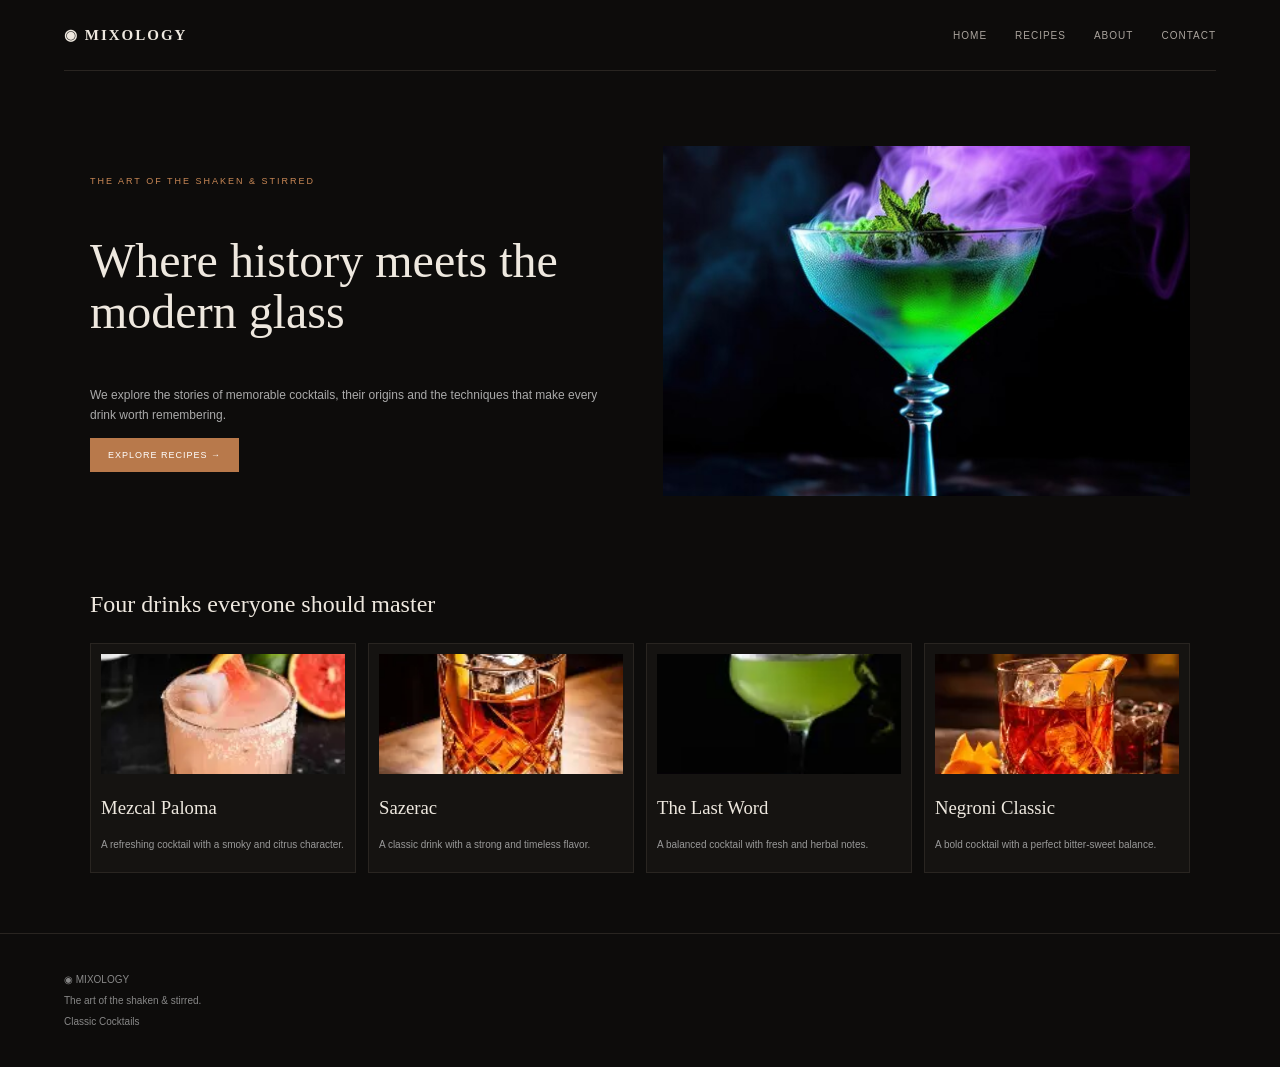
<file: index.html>
<!DOCTYPE html>
<html lang="en">

<head>
    <meta charset="UTF-8">
    <meta name="viewport" content="width=device-width, initial-scale=1.0">
    <title>Mixology</title>
    <link rel="stylesheet" href="style.css">
</head>

<body>

    <header>
        <nav>
            <h3>◉ MIXOLOGY</h3>
            <a href="menu.html">HOME</a>
            <a href="recipes.html">RECIPES</a>
            <a href="about.html">ABOUT</a>
            <a href="contact.html">CONTACT</a>
        </nav>
    </header>

    <main>
        <section class="hero">
            <article>
                <small>THE ART OF THE SHAKEN & STIRRED</small>
                <h1>Where history meets the modern glass</h1>
                <p>We explore the stories of memorable cocktails, their origins and the techniques that make every drink
                    worth remembering.</p>
                <a class="button" href="recipes.html">EXPLORE RECIPES →</a>
            </article>
            <img src="mixologyawal.jpg">
        </section>

        <section>
            <h2>Four drinks everyone should master</h2>

            <section class="cards">
                <article>
                    <img
                        src="mezcalpaloma.webp">
                    <h3>Mezcal Paloma</h3>
                    <p>A refreshing cocktail with a smoky and citrus character.</p>
                </article>

                <article>
                    <img
                        src="sazerac.webp">
                    <h3>Sazerac</h3>
                    <p>A classic drink with a strong and timeless flavor.</p>
                </article>

                <article>
                    <img
                        src="the last word.webp">
                    <h3>The Last Word</h3>
                    <p>A balanced cocktail with fresh and herbal notes.</p>
                </article>

                <article>
                    <img
                        src="Negroni Classic.webp">
                    <h3>Negroni Classic</h3>
                    <p>A bold cocktail with a perfect bitter-sweet balance.</p>
                </article>
            </section>
        </section>
    </main>

    <footer>
        <p>◉ MIXOLOGY</p>
        <p>The art of the shaken & stirred.</p>
        <p>Classic Cocktails</p>
    </footer>

</body>

</html>
</file>
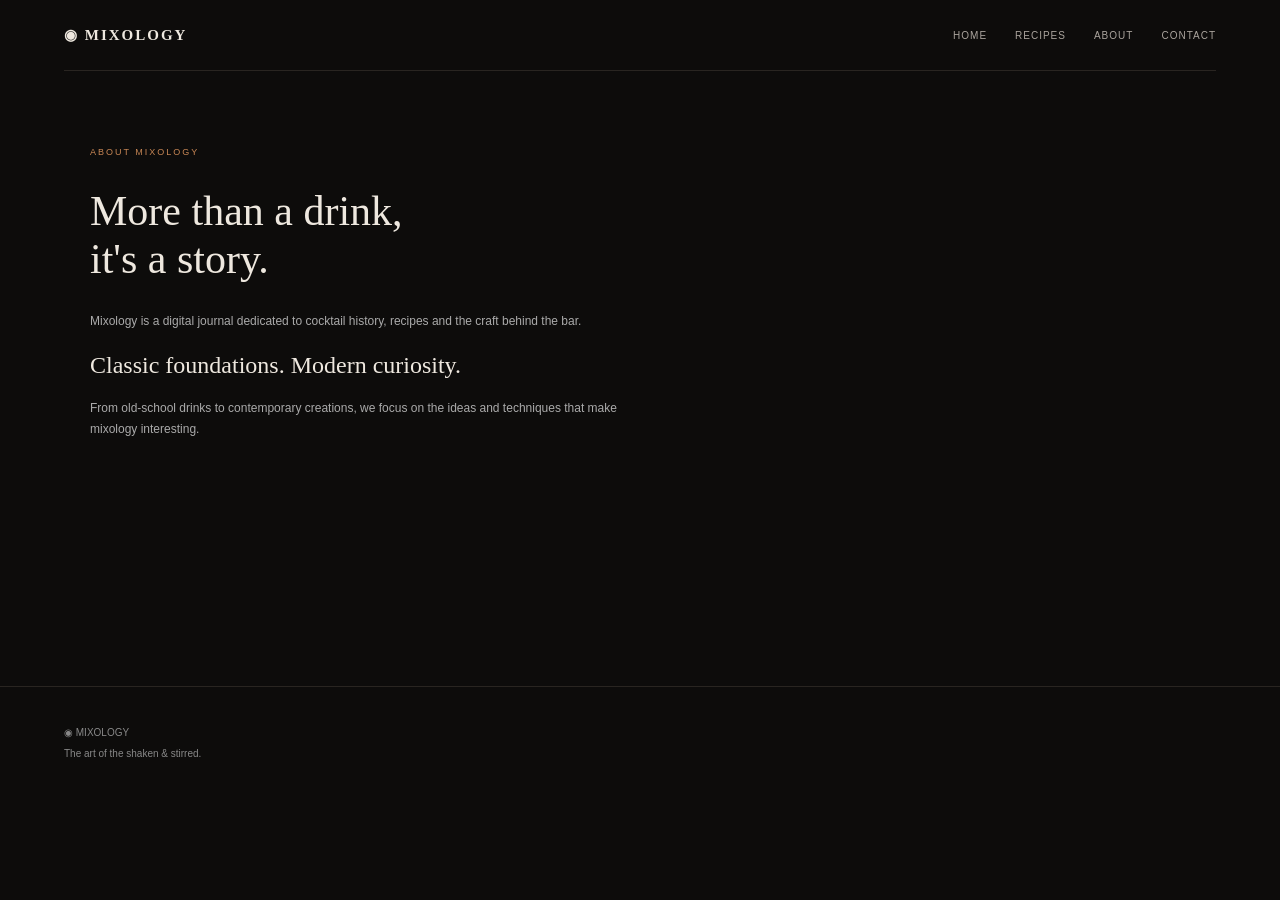
<file: about.html>
<!DOCTYPE html>
<html lang="en">

<head>
    <meta charset="UTF-8">
    <meta name="viewport" content="width=device-width, initial-scale=1.0">
    <title>About - Mixology</title>
    <link rel="stylesheet" href="style.css">
</head>

<body>

    <header>
        <nav>
            <h3>◉ MIXOLOGY</h3>
            <a href="menu.html">HOME</a>
            <a href="recipes.html">RECIPES</a>
            <a href="about.html">ABOUT</a>
            <a href="contact.html">CONTACT</a>
        </nav>
    </header>

    <main class="page">
        <small>ABOUT MIXOLOGY</small>
        <h1>More than a drink,<br>it's a story.</h1>

        <p>Mixology is a digital journal dedicated to cocktail history, recipes and the craft behind the bar.</p>

        <h2>Classic foundations. Modern curiosity.</h2>
        <p>From old-school drinks to contemporary creations, we focus on the ideas and techniques that make mixology
            interesting.</p>
    </main>

    <footer>
        <p>◉ MIXOLOGY</p>
        <p>The art of the shaken & stirred.</p>
    </footer>

</body>

</html>
</file>
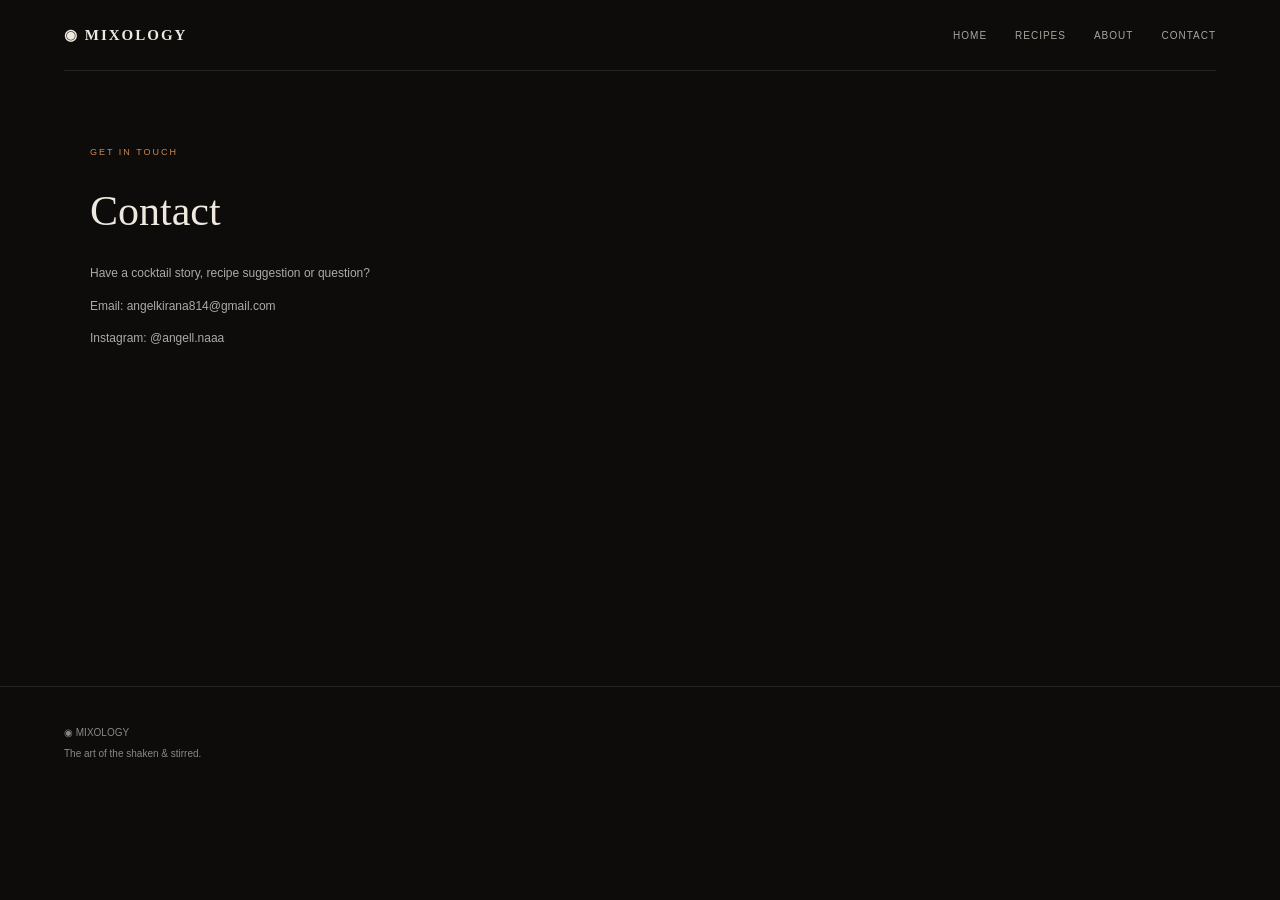
<file: contact.html>
<!DOCTYPE html>
<html lang="en">

<head>
    <meta charset="UTF-8">
    <meta name="viewport" content="width=device-width, initial-scale=1.0">
    <title>Contact - Mixology</title>
    <link rel="stylesheet" href="style.css">
</head>

<body>
    
    <header>
    <nav>
            <h3>◉ MIXOLOGY</h3>
            <a href="menu.html">HOME</a>
            <a href="recipes.html">RECIPES</a>
            <a href="about.html">ABOUT</a>
            <a href="contact.html">CONTACT</a>
    </nav>
    </header>

    <main class="page">
        <small>GET IN TOUCH</small>
        <h1>Contact</h1>
        <p>Have a cocktail story, recipe suggestion or question?</p>
        <p>Email: angelkirana814@gmail.com</p>
        <p>Instagram: @angell.naaa</p>
    </main>

    <footer>
        <p>◉ MIXOLOGY</p>
        <p>The art of the shaken & stirred.</p>
    </footer>

</body>

</html>
</file>
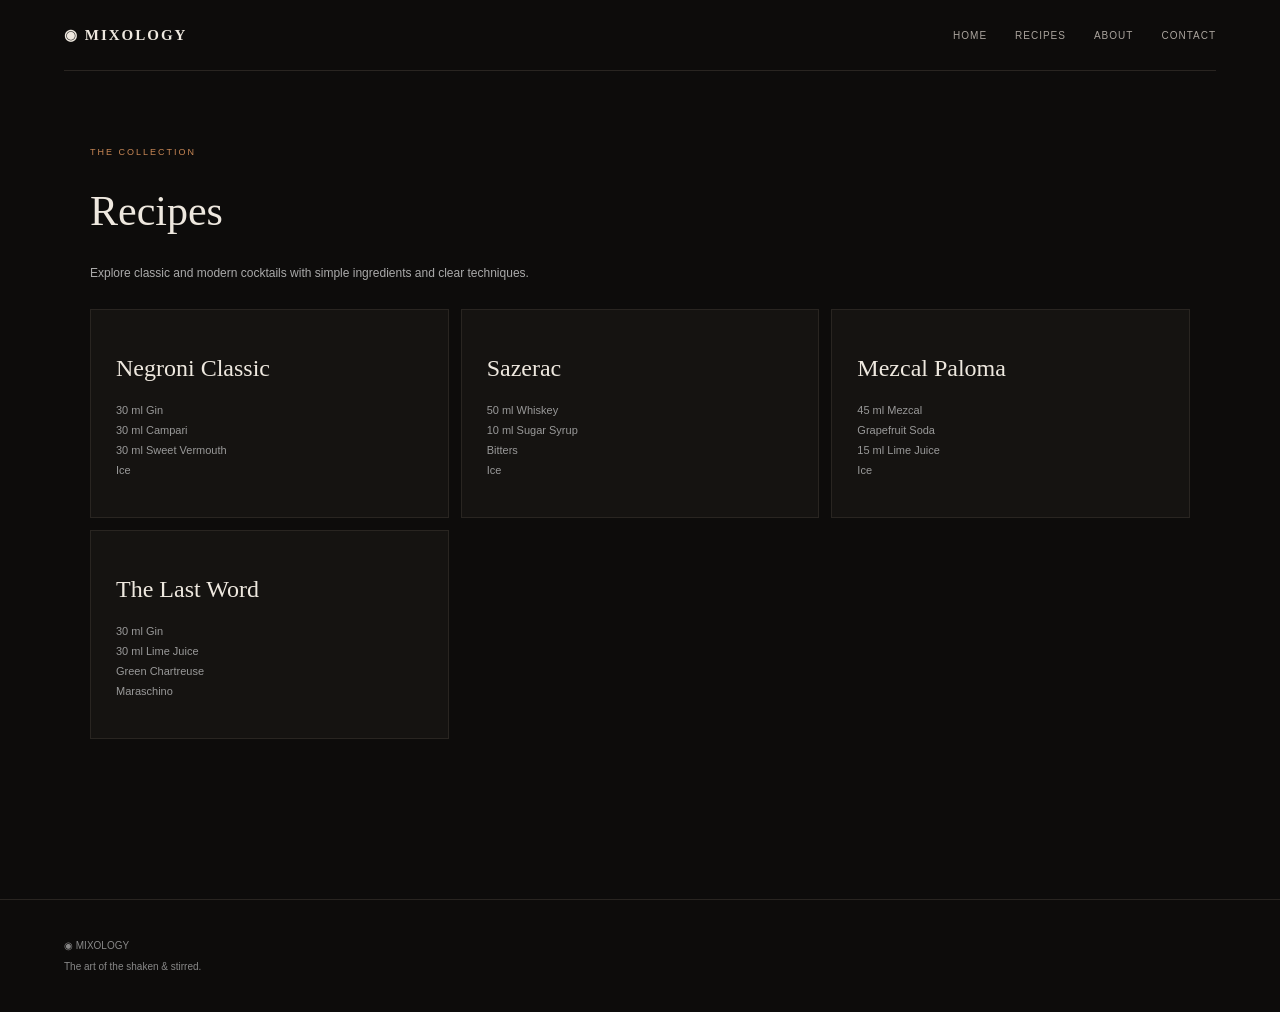
<file: recipes.html>
<!DOCTYPE html>
<html lang="en">

<head>
    <meta charset="UTF-8">
    <meta name="viewport" content="width=device-width, initial-scale=1.0">
    <title>Recipes - Mixology</title>
    <link rel="stylesheet" href="style.css">
</head>

<body>

    <header>
        <nav>
            <h3>◉ MIXOLOGY</h3>
            <a href="menu.html">HOME</a>
            <a href="recipes.html">RECIPES</a>
            <a href="about.html">ABOUT</a>
            <a href="contact.html">CONTACT</a>
        </nav>
    </header>

    <main class="page">
        <small>THE COLLECTION</small>
        <h1>Recipes</h1>
        <p>Explore classic and modern cocktails with simple ingredients and clear techniques.</p>

        <section class="recipes">
            <article>
                <h2>Negroni Classic</h2>
                <p>30 ml Gin<br>30 ml Campari<br>30 ml Sweet Vermouth<br>Ice</p>
            </article>

            <article>
                <h2>Sazerac</h2>
                <p>50 ml Whiskey<br>10 ml Sugar Syrup<br>Bitters<br>Ice</p>
            </article>

            <article>
                <h2>Mezcal Paloma</h2>
                <p>45 ml Mezcal<br>Grapefruit Soda<br>15 ml Lime Juice<br>Ice</p>
            </article>

            <article>
                <h2>The Last Word</h2>
                <p>30 ml Gin<br>30 ml Lime Juice<br>Green Chartreuse<br>Maraschino</p>
            </article>

        </section>
    </main>

    <footer>
        <p>◉ MIXOLOGY</p>
        <p>The art of the shaken & stirred.</p>
    </footer>

</body>

</html>
</file>
<file: style.css>
* {
    box-sizing: border-box;
}

body {
    margin: 0;
    background: #0d0c0b;
    color: #eee8df;
    font-family: Georgia, serif;
}

header {
    width: 90%;
    margin: auto;
    border-bottom: 1px solid #292521;
}

nav {
    height: 70px;
    display: flex;
    align-items: center;
    gap: 28px;
}

nav h3 {
    margin-right: auto;
    font-size: 15px;
    letter-spacing: 2px;
}

nav a {
    color: #aaa49d;
    text-decoration: none;
    font: 10px Arial;
    letter-spacing: 1px;
}

nav a:hover {
    color: #c88755;
}

main {
    width: 90%;
    max-width: 1100px;
    margin: auto;
}

.hero {
    min-height: 500px;
    display: grid;
    grid-template-columns: 1fr 1fr;
    gap: 45px;
    align-items: center;
}

.hero h1 {
    font-size: 48px;
    font-weight: 400;
    line-height: 1.05;
}

.hero p,
.page>p {
    color: #aaa;
    font: 12px/1.7 Arial;
    max-width: 550px;
}

small {
    color: #c88755;
    font: 9px Arial;
    letter-spacing: 2px;
}

.hero img {
    width: 100%;
    height: 350px;
    object-fit: cover;
}

.button {
    display: inline-block;
    padding: 12px 18px;
    background: #b8794b;
    color: white;
    text-decoration: none;
    font: 9px Arial;
    letter-spacing: 1px;
}

h2 {
    font-weight: 400;
}

.cards,
.recipes {
    display: grid;
    grid-template-columns: repeat(4, 1fr);
    gap: 12px;
    margin: 25px 0 60px;
}

.cards article,
.recipes article {
    background: #151311;
    border: 1px solid #292521;
    padding: 10px;
}

.cards img {
    width: 100%;
    height: 120px;
    object-fit: cover;
}

.cards h3 {
    font-weight: 400;
}

.cards p,
.cards a {
    font: 10px/1.5 Arial;
    color: #999;
}

.cards a {
    color: #c88755;
    text-decoration: none;
}

.page {
    padding: 70px 0;
    min-height: 65vh;
}

.page h1 {
    font-size: 42px;
    font-weight: 400;
}

.recipes {
    grid-template-columns: repeat(3, 1fr);
}

.recipes article {
    padding: 25px;
    min-height: 170px;
}

.recipes p {
    color: #999;
    font: 11px/1.8 Arial;
}

footer {
    border-top: 1px solid #292521;
    margin-top: 30px;
    padding: 30px 5%;
    color: #888;
    font: 10px Arial;
}

@media(max-width:700px) {
    .hero {
        grid-template-columns: 1fr;
    }

    .cards,
    .recipes {
        grid-template-columns: 1fr 1fr;
    }
}

@media(max-width:500px) {
    nav {
        gap: 10px;
        flex-wrap: wrap;
    }

    .cards,
    .recipes {
        grid-template-columns: 1fr;
    }

    .hero h1 {
        font-size: 38px;
    }
}
</file>
